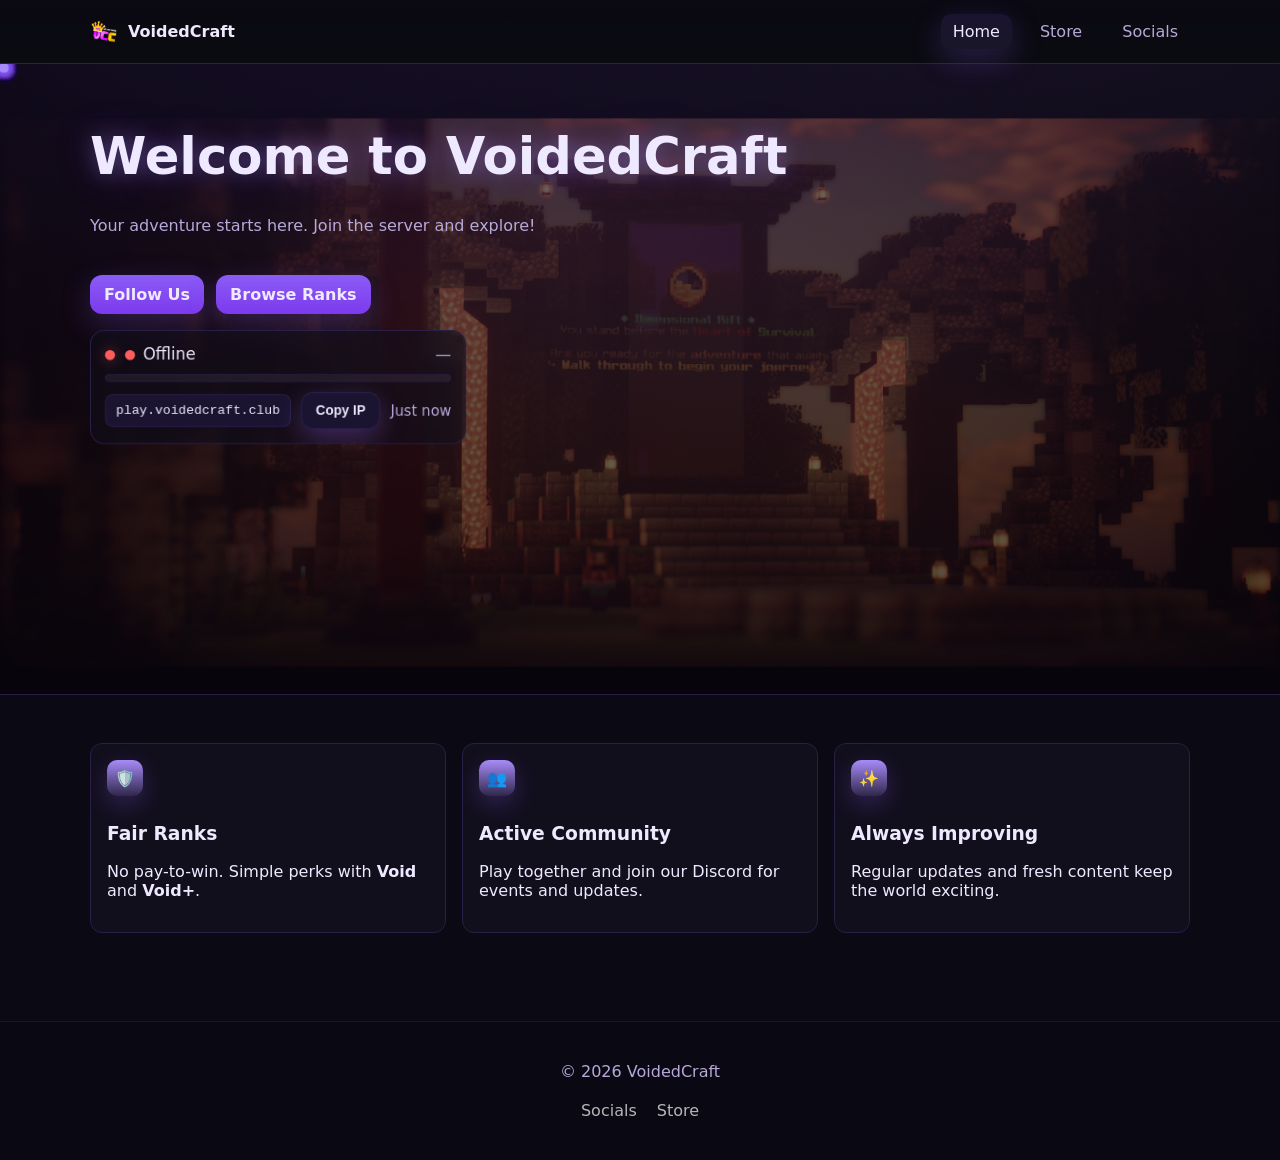
<file: index.html>
<!doctype html>
<html lang="en">
  <head>
    <meta charset="utf-8" />
    <meta name="viewport" content="width=device-width, initial-scale=1" />
    <title>VoidedCraft • Home</title>
    <meta name="description" content="VoidedCraft Store • Buy ranks and see live server status." />
    <link rel="preconnect" href="https://api.mcsrvstat.us" crossorigin />
    <link rel="stylesheet" href="./assets/styles.css" />
  </head>
  <body>
    <header class="site-header">
      <div class="container header-inner">
        <a class="brand" href="./index.html" aria-label="VoidedCraft Home">
          <span class="brand-mark"><img src="./assets/images/voided.png" alt="VoidedCraft logo" /></span>
          <span class="brand-name">VoidedCraft</span>
        </a>
        <nav class="nav">
          <a href="./index.html" class="nav-link active">Home</a>
          <a href="./store.html" class="nav-link">Store</a>
          <a href="./socials.html" class="nav-link">Socials</a>
        </nav>
      </div>
    </header>

    <main>
      <section class="hero" style="--hero-image: url('./images/w.png')">
        <div class="container hero-inner">
          <h1 class="glow-title">Welcome to VoidedCraft</h1>
          <p class="subtitle">Your adventure starts here. Join the server and explore!</p>

          <div class="cta-row">
            <a class="btn btn-primary btn-glow" href="./socials.html">Follow Us</a>
            <a class="btn btn-primary btn-glow" href="./store.html">Browse Ranks</a>
          </div>

          <div class="status-card glass">
            <div class="status-top">
              <span class="status-dot" aria-hidden="true"></span>
              <span class="status" id="status-indicator" aria-live="polite">Checking status…</span>
              <span class="spacer"></span>
              <span class="players" id="players-count">0 / 0</span>
            </div>
            <div class="progress" role="progressbar" aria-valuemin="0" aria-valuemax="100" aria-valuenow="0" aria-label="Server capacity">
              <div class="bar" id="server-progress" style="width:0%"></div>
            </div>
            <div class="status-bottom">
              <div class="ip-row">
                <code id="server-ip">play.voidedcraft.club</code>
                <button id="copy-ip" class="btn btn-secondary btn-glow" type="button">Copy IP</button>
              </div>
              <div class="updated" id="last-updated">Just now</div>
            </div>
          </div>
        </div>
        <div class="hero-particles" id="hero-particles" aria-hidden="true"></div>
      </section>

      <section class="features">
        <div class="container features-grid">
          <article class="feature">
            <span class="icon" aria-hidden="true">🛡️</span>
            <h3>Fair Ranks</h3>
            <p>No pay-to-win. Simple perks with <strong>Void</strong> and <strong>Void+</strong>.</p>
          </article>
          <article class="feature">
            <span class="icon" aria-hidden="true">👥</span>
            <h3>Active Community</h3>
            <p>Play together and join our Discord for events and updates.</p>
          </article>
          <article class="feature">
            <span class="icon" aria-hidden="true">✨</span>
            <h3>Always Improving</h3>
            <p>Regular updates and fresh content keep the world exciting.</p>
          </article>
        </div>
      </section>
    </main>

    <footer class="site-footer">
        <div class="container footer-inner">
        <div>© <span id="year"></span> VoidedCraft</div>
        <div class="footer-links">
          <a href="./socials.html">Socials</a>
          <a href="./store.html">Store</a>
        </div>
      </div>
    </footer>

    <script src="./assets/app.js" defer></script>
    <script src="./assets/fluid-motion.js" defer></script>
  </body>
</html>
</file>
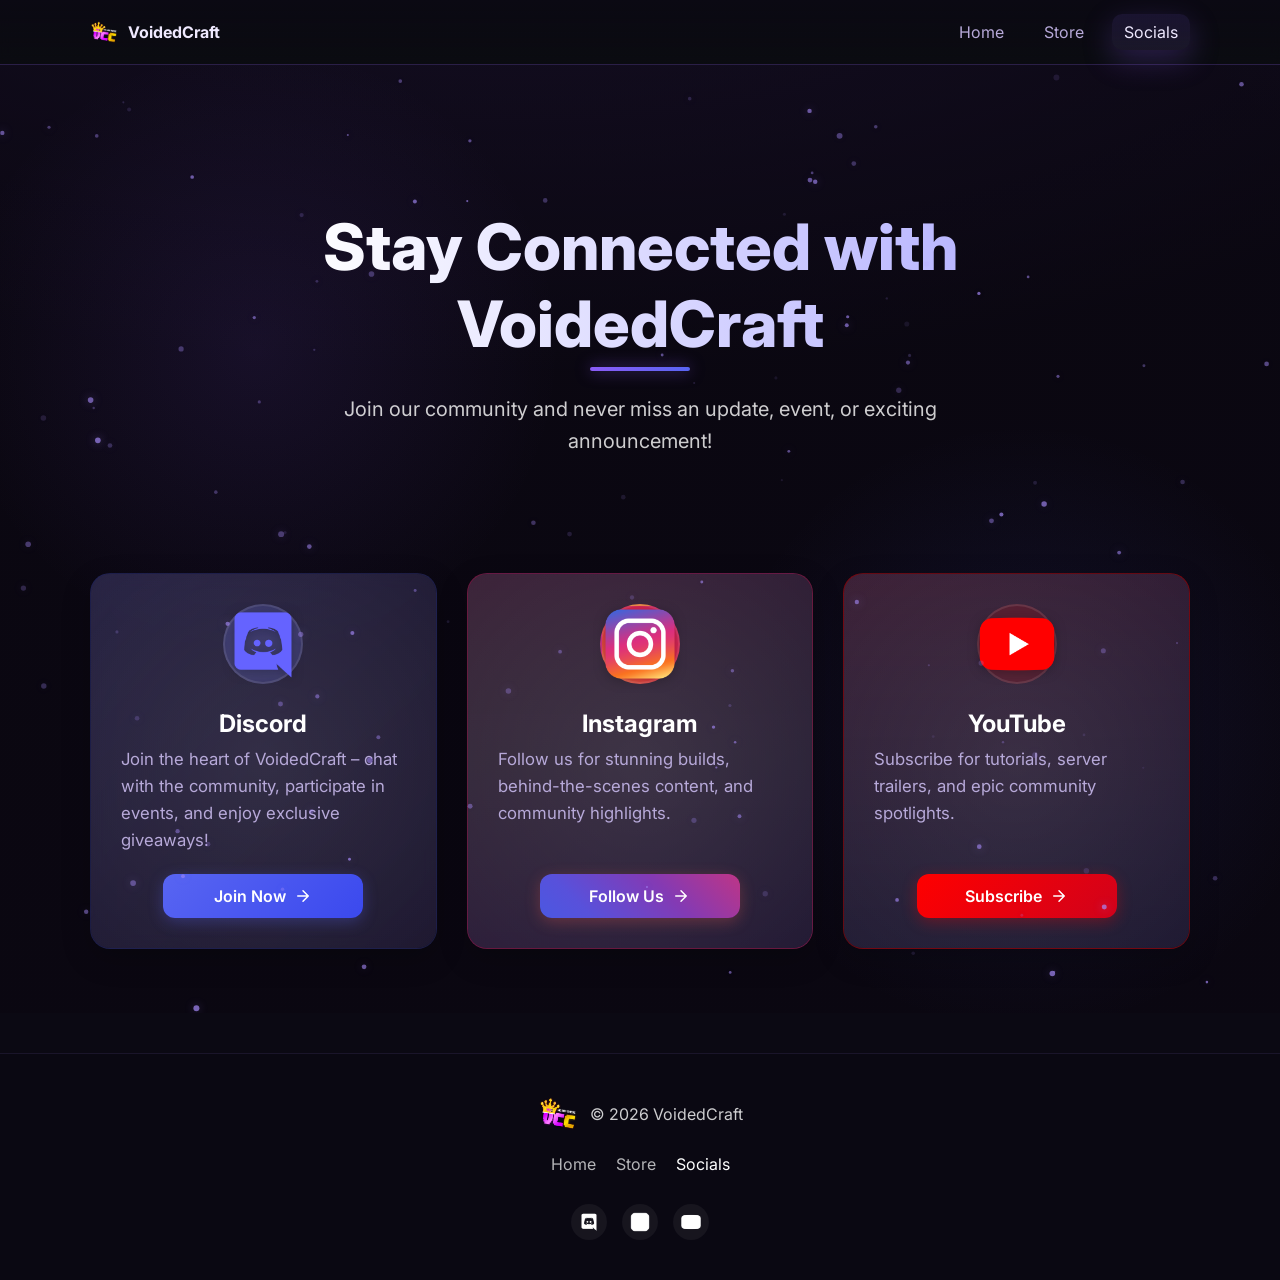
<file: socials.html>
<!doctype html>
<html lang="en">
  <head>
    <meta charset="utf-8" />
    <meta name="viewport" content="width=device-width, initial-scale=1" />
    <title>VoidedCraft • Socials</title>
    <meta name="description" content="Follow VoidedCraft on social media for updates, events, and community fun!" />
    <meta name="theme-color" content="#0f0c29" />
    <link rel="preconnect" href="https://fonts.googleapis.com">
    <link rel="preconnect" href="https://fonts.gstatic.com" crossorigin>
    <link href="https://fonts.googleapis.com/css2?family=Inter:wght@400;500;600;700;800&display=swap" rel="stylesheet">
    <link rel="stylesheet" href="./assets/styles.css" />
  </head>
  <body>
    <header class="site-header">
      <div class="container header-inner">
        <a class="brand" href="./index.html" aria-label="VoidedCraft Home">
          <span class="brand-mark"><img src="./assets/images/voided.png" alt="VoidedCraft logo" /></span>
          <span class="brand-name">VoidedCraft</span>
        </a>
        <nav class="nav">
          <a href="./index.html" class="nav-link">Home</a>
          <a href="./store.html" class="nav-link">Store</a>
          <a href="./socials.html" class="nav-link active">Socials</a>
        </nav>
      </div>
    </header>

    <main>
      <section class="socials-hero">
        <div class="container">
          <header class="hero-header">
            <h1 class="glow-text">Stay Connected with VoidedCraft</h1>
            <p class="subtitle">Join our community and never miss an update, event, or exciting announcement!</p>
          </header>

          <div class="social-grid">
            <div class="social-card discord">
              <div class="card-bg"></div>
              <div class="card-content">
                <div class="icon">
                  <img src="./assets/images/discord.png" alt="Discord" loading="lazy" width="72" height="72" />
                </div>
                <h3>Discord</h3>
                <p>Join the heart of VoidedCraft – chat with the community, participate in events, and enjoy exclusive giveaways!</p>
                <a class="btn btn-discord" href="https://discord.voidedcraft.club/" target="_blank" rel="noopener noreferrer">
                  <span>Join Now</span>
                  <svg width="18" height="18" viewBox="0 0 24 24" fill="none" xmlns="http://www.w3.org/2000/svg" aria-hidden="true">
                    <path d="M5 12H19M19 12L12 5M19 12L12 19" stroke="currentColor" stroke-width="2" stroke-linecap="round" stroke-linejoin="round"/>
                  </svg>
                </a>
              </div>
              <div class="card-glow"></div>
            </div>

            <div class="social-card instagram">
              <div class="card-bg"></div>
              <div class="card-content">
                <div class="icon">
                  <img src="./assets/images/insta.png" alt="Instagram" loading="lazy" width="72" height="72" />
                </div>
                <h3>Instagram</h3>
                <p>Follow us for stunning builds, behind-the-scenes content, and community highlights.</p>
                <a class="btn btn-instagram" href="https://www.instagram.com/voidedcraft/" target="_blank" rel="noopener noreferrer">
                  <span>Follow Us</span>
                  <svg width="18" height="18" viewBox="0 0 24 24" fill="none" xmlns="http://www.w3.org/2000/svg" aria-hidden="true">
                    <path d="M5 12H19M19 12L12 5M19 12L12 19" stroke="currentColor" stroke-width="2" stroke-linecap="round" stroke-linejoin="round"/>
                  </svg>
                </a>
              </div>
              <div class="card-glow"></div>
            </div>

            <div class="social-card youtube">
              <div class="card-bg"></div>
              <div class="card-content">
                <div class="icon">
                  <img src="./assets/images/youtube.png" alt="YouTube" loading="lazy" width="72" height="72" />
                </div>
                <h3>YouTube</h3>
                <p>Subscribe for tutorials, server trailers, and epic community spotlights.</p>
                <a class="btn btn-youtube" href="https://youtube.com/@voidedcraft" target="_blank" rel="noopener noreferrer">
                  <span>Subscribe</span>
                  <svg width="18" height="18" viewBox="0 0 24 24" fill="none" xmlns="http://www.w3.org/2000/svg" aria-hidden="true">
                    <path d="M5 12H19M19 12L12 5M19 12L12 19" stroke="currentColor" stroke-width="2" stroke-linecap="round" stroke-linejoin="round"/>
                  </svg>
                </a>
              </div>
              <div class="card-glow"></div>
            </div>
          </div>
        </div>
        <div class="particles" id="particles-js"></div>
      </section>
    </main>

    <footer class="site-footer">
      <div class="container footer-inner">
        <div class="footer-brand">
          <img src="./assets/images/voided.png" alt="VoidedCraft" class="footer-logo" width="40" height="40" />
          <div>© <span id="year"></span> VoidedCraft</div>
        </div>
        <div class="footer-links">
          <a href="./index.html">Home</a>
          <a href="./store.html">Store</a>
          <a href="./socials.html" class="active">Socials</a>
        </div>
        <div class="social-links">
          <a href="https://discord.voidedcraft.club/" target="_blank" rel="noopener noreferrer" aria-label="Discord">
            <img src="./assets/images/discord.png" alt="Discord" width="24" height="24" />
          </a>
          <a href="https://www.instagram.com/voidedcraft/" target="_blank" rel="noopener noreferrer" aria-label="Instagram">
            <img src="./assets/images/insta.png" alt="Instagram" width="24" height="24" />
          </a>
          <a href="https://youtube.com/@voidedcraft" target="_blank" rel="noopener noreferrer" aria-label="YouTube">
            <img src="./assets/images/youtube.png" alt="YouTube" width="24" height="24" />
          </a>
        </div>
      </div>
    </footer>

    <script src="./assets/app.js" defer></script>
    <script src="./assets/fluid-motion.js" defer></script>
    <script src="./assets/particles.js" defer></script>
  </body>
</html>
</file>
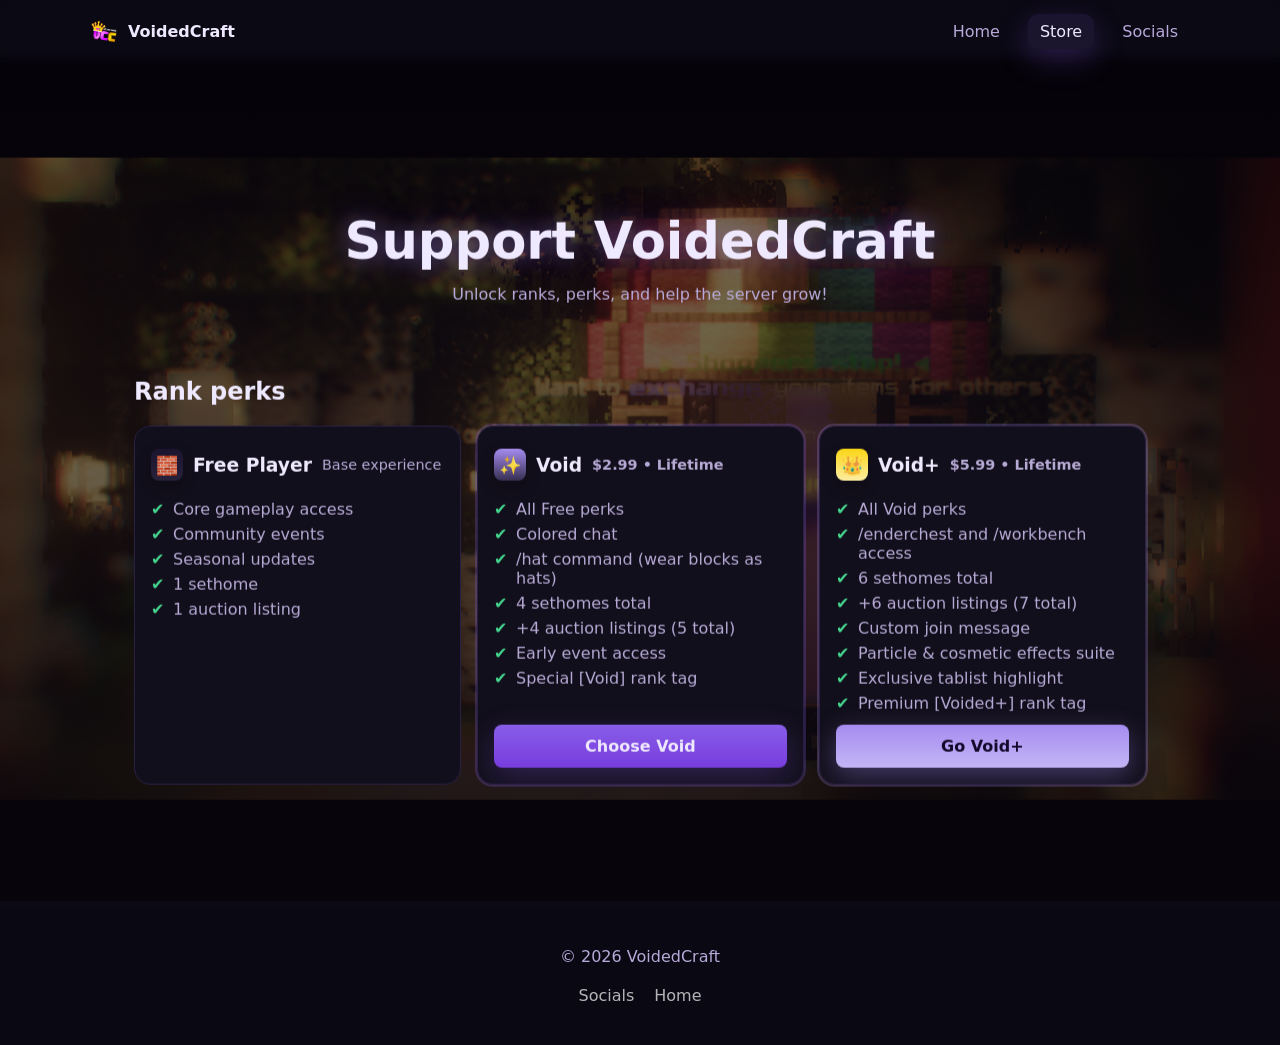
<file: store.html>
<!doctype html>
<html lang="en">

<head>
  <meta charset="utf-8" />
  <meta name="viewport" content="width=device-width, initial-scale=1" />
  <title>VoidedCraft • Store</title>
  <meta name="description" content="Buy VoidedCraft ranks: Void and Void+." />
  <link rel="stylesheet" href="./assets/styles.css" />
</head>

<body class="store-page">
  <header class="site-header">
    <div class="container header-inner">
      <a class="brand" href="./index.html" aria-label="VoidedCraft Home">
        <span class="brand-mark"><img src="./assets/images/voided.png" alt="VoidedCraft logo" /></span>
        <span class="brand-name">VoidedCraft</span>
      </a>
      <nav class="nav">
        <a href="./index.html" class="nav-link">Home</a>
        <a href="./store.html" class="nav-link active">Store</a>
        <a href="./socials.html" class="nav-link">Socials</a>
      </nav>
    </div>
  </header>

  <main>
    <!-- HERO: keep background image via --store-hero-image; show pricing & FAQ on top -->
    <section class="store-hero top" style="--store-hero-image: url('./images/newstore.png')">
      <div class="container">
        <!-- HERO HEADER -->
        <div class="store-hero-header">
          <h1 class="glow-title">Support VoidedCraft</h1>
          <p class="subtitle">Unlock ranks, perks, and help the server grow!</p>
        </div>

        <!-- RANK PERKS (moved here under header) -->
        <section id="perks" class="perks">
          <div class="container">
            <h2>Rank perks</h2>
            <div class="pricing-grid">
              <!-- Free Player -->
              <article class="tier-card player reveal" aria-label="Free Player">
                <header class="tier-head">
                  <span class="tier-icon" aria-hidden="true">🧱</span>
                  <h3>Free Player</h3>
                  <p class="small">Base experience</p>
                </header>
                <ul class="tier-perks">
                  <li>Core gameplay access</li>
                  <li>Community events</li>
                  <li>Seasonal updates</li>
                  <li>1 sethome</li>
                  <li>1 auction listing</li>
                </ul>
              </article>

              <!-- Void ₹250 -->
              <article class="tier-card void highlight reveal" aria-label="Void Rank">
                <header class="tier-head">
                  <span class="tier-icon" aria-hidden="true">✨</span>
                  <h3>Void</h3>
                  <p class="tier-price small">$2.99 • Lifetime</p>
                </header>
                <ul class="tier-perks">
                  <li>All Free perks</li>
                  <li>Colored chat</li>
                  <li>/hat command (wear blocks as hats)</li>
                  <li>4 sethomes total</li>
                  <li>+4 auction listings (5 total)</li>
                  <li>Early event access</li>
                  <li>Special [Void] rank tag</li>
                </ul>
                <a href="https://voided-craft.tebex.io/package/7030788" class="btn btn-primary" target="_blank" rel="noopener noreferrer">Choose Void</a>
              </article>

              <!-- Void+ ₹500 -->
              <article class="tier-card void-plus pro reveal" aria-label="Void+ Rank">
                <header class="tier-head">
                  <span class="tier-icon" aria-hidden="true">👑</span>
                  <h3>Void+</h3>
                  <p class="tier-price small">$5.99 • Lifetime</p>
                </header>
                <ul class="tier-perks">
                  <li>All Void perks</li>
                  <li>/enderchest and /workbench access</li>
                  <li>6 sethomes total</li>
                  <li>+6 auction listings (7 total)</li>
                  <li>Custom join message</li>
                  <li>Particle & cosmetic effects suite</li>
                  <li>Exclusive tablist highlight</li>
                  <li>Premium [Voided+] rank tag</li>
                </ul>
                <a href="https://voided-craft.tebex.io/package/7030790" class="btn btn-accent" target="_blank" rel="noopener noreferrer">Go Void+</a>
              </article>
            </div>
          </div>
        </section>



      </div>

      <div class="store-hero-particles" id="store-particles" aria-hidden="true"></div>
    </section>
  </main>

  <footer class="site-footer">
    <div class="container footer-inner">
      <div>© <span id="year"></span> VoidedCraft</div>
      <div class="footer-links">
        <a href="./socials.html">Socials</a>
        <a href="./index.html">Home</a>
      </div>
    </div>
  </footer>

  <script src="./assets/app.js" defer></script>
  <script src="./assets/tebex-checkout.js" defer></script>
  <script src="./assets/fluid-motion.js" defer></script>
</body>

</html>
</file>
<file: assets/styles.css>
:root{
  --bg:#0b0913;
  --panel:#120f1d;
  --elev:#1a1430;
  --text:#efe9ff;
  --muted:#b7a9d9;
  --primary:#8b5cf6; /* Purple */
  --primary-600:#7c3aed;
  --primary-700:#6d28d9;
  --accent:#a78bfa; /* Lighter purple for accents */
  --success:#39d98a;
  --danger:#ff5d5d;
  --border:#2a1f47;
  --shadow: 0 10px 30px rgba(139,92,246,.25);
  --hero-image: url('./images/w.png');
  
  /* Fluid motion variables */
  --ease-out-cubic: cubic-bezier(0.33, 1, 0.68, 1);
  --ease-in-out-quart: cubic-bezier(0.76, 0, 0.24, 1);
  --ease-spring: cubic-bezier(0.68, -0.55, 0.265, 1.55);
}
*{box-sizing:border-box}
html{scroll-behavior:smooth}
html,body{margin:0;padding:0;background:var(--bg);color:var(--text);font-family:Inter,ui-sans-serif,system-ui,Segoe UI,Roboto,Helvetica,Arial,Apple Color Emoji,Segoe UI Emoji;}
img{max-width:100%;display:block;transition:transform 0.3s var(--ease-out-cubic), filter 0.3s ease}
a{color:inherit;text-decoration:none;transition:color 0.2s ease}

/* Fluid page transitions */
body{animation:fadeInUp 0.6s var(--ease-out-cubic) both}
@keyframes fadeInUp{
  from{opacity:0;transform:translateY(20px)}
  to{opacity:1;transform:translateY(0)}
}

/* Stagger animations for elements */
.stagger-fade > *{animation:fadeInUp 0.5s var(--ease-out-cubic) both}
.stagger-fade > *:nth-child(1){animation-delay:0.1s}
.stagger-fade > *:nth-child(2){animation-delay:0.2s}
.stagger-fade > *:nth-child(3){animation-delay:0.3s}
.stagger-fade > *:nth-child(4){animation-delay:0.4s}
.stagger-fade > *:nth-child(5){animation-delay:0.5s}

.container{width:min(1100px,92%);margin-inline:auto}

.site-header{position:sticky;top:0;background:linear-gradient(180deg,var(--bg),rgba(11,13,16,.7));backdrop-filter:saturate(1.1) blur(6px);border-bottom:1px solid var(--border);z-index:10;transition:transform 0.3s var(--ease-out-cubic), backdrop-filter 0.3s ease}
.site-header.scrolled{transform:translateY(-2px);backdrop-filter:saturate(1.2) blur(8px)}
.header-inner{display:flex;align-items:center;justify-content:space-between;padding:14px 0}
.brand{display:flex;gap:10px;align-items:center;font-weight:700}
.brand-mark{display:inline-flex;align-items:center;justify-content:center;width:28px;height:28px}
.brand-mark img{display:block;width:100%;height:100%;object-fit:contain}
.nav{display:flex;gap:16px}
.nav-link{padding:8px 12px;border-radius:10px;color:var(--muted);transition:all 0.25s var(--ease-out-cubic);position:relative;overflow:hidden}
.nav-link::before{content:'';position:absolute;top:0;left:-100%;width:100%;height:100%;background:linear-gradient(90deg,transparent,rgba(167,139,250,0.1),transparent);transition:left 0.5s ease;z-index:-1}
.nav-link:hover::before{left:100%}
.nav-link:hover,.nav-link.active{background:linear-gradient(180deg,var(--elev),rgba(167,139,250,.1));color:var(--text);transform:translateY(-2px) scale(1.02);box-shadow:var(--shadow)}

.hero{position:relative;padding:64px 0;min-height:70vh;
  background-image: var(--hero-image), url('./images/w.png');
  background-position: center 35%;
  background-size: cover;
  background-repeat: no-repeat;
  animation:heroParallax 1.2s var(--ease-out-cubic) both;
}
@keyframes heroParallax{
  from{transform:scale(1.05);opacity:0.8}
  to{transform:scale(1);opacity:1}
}
.hero::before{content:"";position:absolute;inset:0;background:
  linear-gradient(180deg,rgba(10,6,16,.55),rgba(10,6,16,.7)),
  radial-gradient(1200px 500px at 20% -10%,rgba(139,92,246,.22),transparent),
  radial-gradient(1200px 500px at 90% -10%,rgba(167,139,250,.18),transparent);
  pointer-events:none}
.hero-inner{position:relative;z-index:1}

@media (min-width: 900px){
  .hero{background-attachment: fixed}
}
.hero-inner{display:flex;flex-direction:column;gap:16px;align-items:flex-start}
.hero-inner > *{animation:slideInLeft 0.8s var(--ease-out-cubic) both}
.hero-inner > *:nth-child(1){animation-delay:0.2s}
.hero-inner > *:nth-child(2){animation-delay:0.4s}
.hero-inner > *:nth-child(3){animation-delay:0.6s}
@keyframes slideInLeft{
  from{opacity:0;transform:translateX(-30px)}
  to{opacity:1;transform:translateX(0)}
}
.subtitle{color:var(--muted)}
.accent{color:var(--accent)}

/* Home hero enhancements */
.glow-title{font-size:clamp(2rem,4vw,3.2rem);line-height:1.1;margin:0;
  text-shadow:0 0 20px rgba(167,139,250,.35), 0 0 40px rgba(139,92,246,.25);
}
.btn-glow{box-shadow:0 12px 28px rgba(139,92,246,.4), inset 0 0 12px rgba(255,255,255,.08)}
.btn-glow:hover{box-shadow:0 18px 40px rgba(139,92,246,.5), inset 0 0 16px rgba(255,255,255,.12)}

.ip-box{background:rgba(18,15,29,.6);backdrop-filter:blur(6px);border:1px solid var(--border);
  border-radius:12px;padding:10px;display:flex;flex-direction:column;gap:8px;max-width:420px}
.ip-box code{background:var(--elev);}
.status-line{display:flex;gap:10px;align-items:center;color:var(--muted);font-size:.95rem}

/* Modern server status card */
.status-card.glass{background:rgba(18,15,29,.55);backdrop-filter:blur(8px);border:1px solid var(--border);
  border-radius:14px;padding:14px;display:flex;flex-direction:column;gap:10px;max-width:520px;position:relative;overflow:hidden}
.status-card.glass::after{content:"";position:absolute;inset:-1px;border-radius:inherit;padding:1px;background:linear-gradient(135deg,rgba(139,92,246,.25),rgba(167,139,250,.15),transparent);
  -webkit-mask:linear-gradient(#000 0 0) content-box, linear-gradient(#000 0 0);mask:linear-gradient(#000 0 0) content-box, linear-gradient(#000 0 0);-webkit-mask-composite:xor;mask-composite:exclude;opacity:.35;pointer-events:none}
.status-top{display:flex;align-items:center;gap:10px}
.status-top .spacer{flex:1}
.status-dot{width:10px;height:10px;border-radius:999px;background:var(--muted);box-shadow:0 0 12px rgba(0,0,0,.3)}
.status-dot.online{background:var(--success);box-shadow:0 0 14px rgba(57,217,138,.65)}
.status-dot.offline{background:var(--danger);box-shadow:0 0 14px rgba(255,93,93,.55)}
.progress{height:8px;background:rgba(255,255,255,0.06);border:1px solid var(--border);border-radius:999px;overflow:hidden}
.progress .bar{height:100%;width:0;background:linear-gradient(90deg,var(--primary),var(--accent));box-shadow:0 6px 18px rgba(139,92,246,.45) inset;transition:width .6s var(--ease-in-out-quart)}
.status-bottom{display:flex;align-items:center;justify-content:space-between;gap:10px}
.status-bottom .ip-row{display:flex;align-items:center;gap:10px}
.status-bottom code{background:var(--elev)}
.status-bottom .btn.btn-secondary{box-shadow:0 10px 26px rgba(139,92,246,.3)}
.status-bottom .btn.btn-secondary:hover{box-shadow:0 14px 34px rgba(139,92,246,.45)}

/* Hero particles */
.hero{position:relative;overflow:hidden}
.hero-particles{position:absolute;inset:0;pointer-events:none;z-index:0}
.hero .hero-inner{position:relative;z-index:1}
.particle{position:absolute;width:8px;height:8px;border-radius:2px;background:rgba(167,139,250,0.6);
  box-shadow:0 0 10px rgba(139,92,246,.6);opacity:.7;animation:floatParticle linear infinite}
@keyframes floatParticle{from{transform:translate(var(--x,0), 100vh) scale(var(--s,1));}
  to{transform:translate(calc(var(--x,0) + var(--dx, 0px)), -10vh) scale(var(--s,1));opacity:0}}

/* Store hero header and particles */
.store-hero-header{max-width:760px;margin-inline:auto;margin-top:40px;margin-bottom:16px;text-align:center}
.store-hero .hero-cta{justify-content:center}
.store-hero-particles{position:absolute;inset:0;pointer-events:none;z-index:0}
.store-hero .container{position:relative;z-index:1}

.server-card{margin-top:14px;background:var(--panel);border:1px solid var(--border);border-radius:14px;padding:14px;display:flex;flex-direction:column;gap:10px;min-width:280px;transition:all 0.3s var(--ease-out-cubic);position:relative;overflow:hidden}
.server-card::before{content:'';position:absolute;top:0;left:0;right:0;bottom:0;background:linear-gradient(135deg,rgba(139,92,246,0.05),rgba(167,139,250,0.05));opacity:0;transition:opacity 0.3s ease;z-index:0}
.server-card > *{position:relative;z-index:1}
.server-card:hover{transform:translateY(-5px) scale(1.02);box-shadow:0 20px 50px rgba(139,92,246,.3);border-color:var(--primary)}
.server-card:hover::before{opacity:1}
.server-row{display:flex;gap:12px;align-items:center;justify-content:space-between}
.status{display:inline-flex;gap:8px;align-items:center}
.status::before{content:"";width:10px;height:10px;border-radius:999px;background:var(--muted);display:inline-block}
.status.online::before{background:var(--success)}
.status.offline::before{background:var(--danger)}
.players{color:var(--muted)}
.ip-row{display:flex;gap:10px;align-items:center}
code{background:var(--elev);padding:8px 10px;border-radius:8px;border:1px solid var(--border)}
.updated{color:var(--muted);font-size:.9rem}

.cta-row{display:flex;gap:12px;margin-top:8px}
.btn{cursor:pointer;border:none;border-radius:12px;padding:10px 14px;font-weight:700;color:var(--text);transition:all 0.25s var(--ease-out-cubic);position:relative;overflow:hidden}
.btn::before{content:'';position:absolute;top:50%;left:50%;width:0;height:0;background:rgba(255,255,255,0.1);border-radius:50%;transition:all 0.4s ease;transform:translate(-50%,-50%)}
.btn:hover::before{width:300px;height:300px}
.btn-primary{background:linear-gradient(180deg,var(--primary),var(--primary-600));box-shadow:var(--shadow)}
.btn-primary:hover{transform:translateY(-3px) scale(1.05);box-shadow:0 15px 40px rgba(139,92,246,.4)}
.btn-accent{background:linear-gradient(180deg,var(--accent),#c4b5fd);color:#14072d;box-shadow:0 8px 26px rgba(167,139,250,.35)}
.btn-accent:hover{transform:translateY(-3px) scale(1.05)}
.btn-secondary{background:var(--elev);border:1px solid var(--border)}
.btn-secondary:hover{transform:translateY(-3px) scale(1.05);box-shadow:var(--shadow)}
.btn-ghost{background:transparent;border:1px solid var(--border)}
.btn-ghost:hover{transform:translateY(-3px) scale(1.05);box-shadow:var(--shadow)}
.btn:active{transform:translateY(0) scale(0.98);transition:all 0.1s ease}

.features{padding:48px 0;border-top:1px solid var(--border)}
.features-grid{display:grid;grid-template-columns:repeat(auto-fit,minmax(220px,1fr));gap:16px}
.feature{background:var(--panel);border:1px solid var(--border);border-radius:12px;padding:16px;transition:transform 0.25s var(--ease-out-cubic), box-shadow .35s ease, border-color .25s ease;position:relative;overflow:hidden}
.feature::after{content:'';position:absolute;top:-50%;left:-50%;width:200%;height:200%;background:conic-gradient(from 0deg,transparent,rgba(139,92,246,0.12),transparent);opacity:0;transition:opacity 0.5s ease;animation:rotate 6s linear infinite;transform-origin:center}
.feature:hover{transform:translateY(-6px) scale(1.03);box-shadow:0 22px 54px rgba(139,92,246,.28);border-color:var(--primary)}
.feature:hover::after{opacity:1}
.feature .icon{display:inline-flex;align-items:center;justify-content:center;width:36px;height:36px;border-radius:10px;margin-bottom:8px;background:linear-gradient(180deg,var(--accent),rgba(167,139,250,.2));color:#14072d;box-shadow:0 8px 22px rgba(139,92,246,.25)}
@keyframes rotate{
  from{transform:rotate(0deg)}
  to{transform:rotate(360deg)}
}

.site-footer{border-top:1px solid var(--border);margin-top:40px}
.footer-inner{display:flex;align-items:center;justify-content:space-between;padding:16px 0;color:var(--muted)}
.footer-links{display:flex;gap:12px}

/* Store page: remove top/bottom bars around the hero */
.store-page .site-header{background:transparent;border-bottom:none}
.store-page .site-footer{margin-top:0;border-top:none}

.store-hero{position:relative;padding:0;min-height:calc(100vh + 2px);
  background-image: var(--store-hero-image), url('./images/bhoot.png');
  background-position: center center;
  background-size: cover, cover;
  background-repeat: no-repeat;
  border-bottom:none
}
.store-hero::before{content:"";position:absolute;inset:0;background:
  linear-gradient(180deg,rgba(10,6,16,.55),rgba(10,6,16,.7));pointer-events:none}
.store-hero > .container{position:relative;z-index:1;min-height:inherit;display:flex;flex-direction:column;justify-content:flex-end}
.store-hero.top > .container{justify-content:center;gap:22px;padding-top:0;padding-bottom:0}
.store-hero .product-grid.on-hero{position:static;left:auto;bottom:auto;transform:none;padding-left:0}
.products{padding-bottom:48px}
.product-grid{display:grid;grid-template-columns:repeat(auto-fit,minmax(260px,1fr));gap:16px}
.product-grid.on-hero{margin-top:0;padding-bottom:0;margin-bottom:12vh;align-self:flex-start;grid-template-columns:1fr;gap:12px;width:min(320px,90%)}

/* Store hero header (revamp) */
.hero-header{display:flex;flex-direction:column;gap:10px;max-width:720px;margin-bottom:20px}
.hero-header h1{margin:0}
.pill{display:inline-block;background:rgba(167,139,250,0.15);border:1px solid var(--border);color:var(--accent);padding:6px 10px;border-radius:999px;font-weight:700;font-size:.85rem}
.hero-cta{display:flex;gap:10px;margin-top:6px}

/* Prevent scroll on the store page when hero fills viewport */
.store-page{height:100%}
.store-page .site-footer{margin-top:0}
.store-page .store-hero{min-height:calc(100vh - 56px)}
.product-card{position:relative;background:var(--panel);border:1px solid var(--border);border-radius:14px;padding:18px;display:flex;flex-direction:column;gap:10px;transition:all 0.4s var(--ease-out-cubic);overflow:hidden}
.product-card::before{content:'';position:absolute;top:0;left:-100%;width:100%;height:100%;background:linear-gradient(90deg,transparent,rgba(139,92,246,0.1),transparent);transition:left 0.6s ease;z-index:0}
.product-card > *{position:relative;z-index:1}
.product-card:hover{transform:translateY(-8px) scale(1.03);box-shadow:0 25px 60px rgba(139,92,246,.35);border-color:var(--primary)}
.product-card:hover::before{left:100%}
.product-card.featured{animation:pulse 2s ease-in-out infinite}
@keyframes pulse{
  0%, 100%{box-shadow:0 0 0 0 rgba(139,92,246,0.4)}
  50%{box-shadow:0 0 0 10px rgba(139,92,246,0)}
}
.product-card .price{font-size:1.6rem}
.product-card .benefits{margin:0;padding-left:18px;color:var(--muted)}
.product-card.featured{outline:none}
.product-card .badge{position:absolute;top:10px;right:10px;background:var(--accent);color:#06140c;border-radius:999px;padding:4px 10px;font-size:.8rem;font-weight:700}

/* Smaller, vertical layout for cards placed on the store hero */
.product-grid.on-hero .product-card{padding:14px;border-radius:12px}
.product-grid.on-hero .product-card h3{font-size:1.1rem}
.product-grid.on-hero .product-card .price{font-size:1.2rem}
.product-grid.on-hero .product-card .benefits{font-size:.95rem}

/* Pricing section */
.pricing{padding:40px 0;border-top:1px solid var(--border);background:linear-gradient(180deg,rgba(26,20,48,.4),rgba(26,20,48,0));
  position:relative;z-index:2;margin-top:clamp(-140px,-16vh,-80px)
}
.pricing.in-hero{margin-top:0;border-top:none;background:transparent}
.pricing.in-hero .container{padding:0}
.pricing.in-hero .pricing-grid{max-width:980px;margin:0 auto;grid-template-columns:repeat(auto-fit,minmax(220px,1fr))}
.pricing.in-hero .pricing-grid{gap:12px}
.pricing.in-hero .tier-card{padding:12px;border-radius:16px;
  background:#1a1430;backdrop-filter:blur(8px);
  border: 1px solid rgba(167, 139, 250, 0.15);
}
.pricing.in-hero .tier-price{font-size:1.3rem}
.pricing.in-hero .tier-head h3{font-size:1rem}
.pricing.in-hero .tier-perks{font-size:.95rem}
.pricing.in-hero .btn{padding:8px 12px;font-size:.9rem}
.pricing-grid{display:grid;grid-template-columns:repeat(auto-fit,minmax(240px,1fr));gap:16px}
.tier-card{background:var(--panel);border:1px solid var(--border);border-radius:16px;padding:16px;display:flex;flex-direction:column;gap:12px;transition:transform .25s var(--ease-out-cubic), box-shadow .35s ease, border-color .25s ease;position:relative;overflow:hidden;will-change:transform}
/* Gentle floating idle animation */
.tier-card{animation:floaty 8s ease-in-out infinite}
@keyframes floaty{
  0%{transform:translateY(0)}
  50%{transform:translateY(-3px)}
  100%{transform:translateY(0)}
}
/* Pause float when interacting */
.tier-card:hover,.tier-card:focus-within{animation-play-state:paused}
/* Hex variant */
.tier-card.hex{border-radius:0;clip-path:polygon(25% 0%, 75% 0%, 100% 50%, 75% 100%, 25% 100%, 0% 50%)}
/* Animated gradient border glow */
.tier-card::after{content:"";position:absolute;inset:-1px;border-radius:inherit;padding:1px;background:conic-gradient(from 0deg, rgba(167,139,250,.0), rgba(139,92,246,.35), rgba(167,139,250,.0));-webkit-mask:linear-gradient(#000 0 0) content-box, linear-gradient(#000 0 0);mask:linear-gradient(#000 0 0) content-box, linear-gradient(#000 0 0);-webkit-mask-composite: xor;mask-composite: exclude;animation:spin 8s linear infinite;opacity:.22;pointer-events:none}
/* Subtle sheen on hover */
.tier-card::before{content:"";position:absolute;top:0;bottom:0;left:-120%;right:auto;width:60%;background:linear-gradient(120deg, rgba(255,255,255,0), rgba(255,255,255,0.03), rgba(255,255,255,0));transform:skewX(-20deg);transition:transform 1.2s ease, left 1.2s ease;pointer-events:none}
.tier-card:hover::before{left:120%}
.tier-card.hex::after{clip-path:polygon(25% 0%, 75% 0%, 100% 50%, 75% 100%, 25% 100%, 0% 50%)}
@keyframes spin{to{transform:rotate(360deg)}}
/* Hover glow */
.tier-card:hover{box-shadow:0 18px 44px rgba(139,92,246,.32);border-color:var(--primary);transform:translateY(-6px) scale(1.03)}

/* Tilt elements shouldn't also apply hover translate to avoid conflict; handled by JS */
[data-tilt]:hover{transform:none}

/* Respect reduced motion */
@media (prefers-reduced-motion: reduce){
  .tier-card{animation:none}
  .tier-card::after{animation:none}
}

/* --- Store page animations & effects --- */
/* Entrance reveal for tier cards */
.store-page .tier-card.reveal{opacity:0;transform:translateY(16px);filter:saturate(.9)}
.store-page .tier-card.reveal.show{animation:fadeInUp .5s var(--ease-out-cubic) both}
.store-page .pricing-grid > .tier-card.reveal:nth-child(1).show{animation-delay:.05s}
.store-page .pricing-grid > .tier-card.reveal:nth-child(2).show{animation-delay:.15s}
.store-page .pricing-grid > .tier-card.reveal:nth-child(3).show{animation-delay:.25s}
.store-page .pricing-grid > .tier-card.reveal:nth-child(4).show{animation-delay:.35s}

/* Stronger hover scale + glow on store */
.store-page .tier-card:hover{transform:translateY(-6px) scale(1.05);box-shadow:0 26px 60px rgba(139,92,246,.38)}

/* Buttons gradient sweep hover */
.store-page .btn-primary,
.store-page .btn-accent{
  background-size:200% 100%;
  background-position:0% 0%;
  transition:background-position .4s var(--ease-in-out-quart), transform .25s var(--ease-out-cubic), box-shadow .3s ease;
}
.store-page .btn-primary:hover,
.store-page .btn-accent:hover{background-position:100% 0%}

/* Click bounce animation (triggered by .is-bouncing class) */
@keyframes clickBounce{0%{transform:translateY(0) scale(1)}40%{transform:translateY(-2px) scale(0.98)}100%{transform:translateY(0) scale(1)}}
.store-page .btn.is-bouncing{animation:clickBounce .35s var(--ease-spring)}

/* Typing + fade-in effect for store hero title and subtitle */
.store-page .store-hero-header .glow-title,
.store-page .store-hero-header .subtitle{opacity:0}
.store-page .store-hero-header .typed-in{opacity:1;transition:opacity .4s ease}
.store-page .store-hero-header .typing-caret{border-right:2px solid var(--accent)}

/* Gentle pulse for tier prices */
@keyframes pricePulse{0%,100%{text-shadow:0 0 0 rgba(167,139,250,0)}50%{text-shadow:0 0 12px rgba(167,139,250,.6)}}
.store-page .tier-price{animation:pricePulse 5s ease-in-out infinite}

/* Rank-specific accents */
.tier-card.player::after{background:conic-gradient(from 0deg, rgba(183,169,217,0), rgba(183,169,217,.35), rgba(183,169,217,0))}
.tier-card.void::after{background:conic-gradient(from 0deg, rgba(167,139,250,0), rgba(167,139,250,.45), rgba(167,139,250,0))}
.tier-card.void-plus::after{background:conic-gradient(from 0deg, rgba(255,215,0,0), rgba(255,215,0,.55), rgba(255,215,0,0))}

/* Tier header and icon */
.tier-head{display:flex;align-items:center;gap:10px}
.tier-icon{display:inline-flex;align-items:center;justify-content:center;width:32px;height:32px;border-radius:8px;background:linear-gradient(180deg, var(--elev), rgba(167,139,250,0.15));box-shadow:0 6px 14px rgba(0,0,0,.25);font-size:18px}
.void .tier-icon{background:linear-gradient(180deg, var(--accent), rgba(167,139,250,0.25));color:#14072d}
.void-plus .tier-icon{background:linear-gradient(180deg, #ffd700, #ffed9a);color:#14072d}
.tier-card.highlight{outline:2px solid rgba(139,92,246,.25)}
.tier-card.pro{outline:2px solid rgba(167,139,250,.25)}
.tier-head h3{margin:0}
.tier-price{font-size:1.6rem;font-weight:800}
.tier-perks{margin:0;padding-left:0;color:var(--muted);list-style:none;display:flex;flex-direction:column;gap:6px}
.tier-perks li{position:relative;padding-left:22px}
.tier-perks li::before{content:"✔";position:absolute;left:0;top:0;color:var(--success)}

/* Themed backgrounds */
.pricing.in-hero .tier-card.player{background:linear-gradient(180deg, #2a2a35, #1a1825); border-color:rgba(120,120,140,.3)}
.pricing.in-hero .tier-card.void{background:radial-gradient(1200px 400px at -20% 10%, #2a1f4a, #1a1430); border-color:rgba(167,139,250,.3)}
.pricing.in-hero .tier-card.void-plus{background:linear-gradient(180deg, #3a2f1a, #1a1430); border-color:rgba(255,215,0,.4)}

/* Stronger hover on rank buttons */
.pricing .btn:hover{transform:translateY(-4px) scale(1.06);box-shadow:0 14px 36px rgba(139,92,246,.35)}

/* Comparison section */
.comparison{padding:36px 0;border-top:1px solid var(--border)}
.comparison.in-hero{border-top:none}
.comparison h2{margin-top:0;margin-bottom:14px}
.comparison-grid{display:grid;gap:8px}
.compare-row{display:grid;grid-template-columns:2fr 1fr 1fr 1fr;background:rgba(18,15,29,.5);backdrop-filter:blur(6px);border:1px solid var(--border);border-radius:12px;padding:12px;align-items:center;position:relative;overflow:hidden}
.compare-row.header{background:linear-gradient(180deg,var(--elev),rgba(167,139,250,0.08));font-weight:700}
.compare-row .col{color:var(--text)}
.compare-row .feature{color:var(--muted)}
.compare-row .voidplus-col{position:relative}
.compare-row .voidplus-col::after{content:"";position:absolute;inset:-1px;z-index:-1;background:radial-gradient(600px 120px at center, rgba(167,139,250,.16), transparent);opacity:.8}

/* FAQ */
.faq{padding:36px 0;border-top:1px solid var(--border)}
.faq.in-hero{border-top:none}
.faq h2{margin-top:0;margin-bottom:14px}
.faq-list{display:grid;gap:10px}
.faq-item{background:var(--panel);border:1px solid var(--border);border-radius:12px;overflow:hidden}
.faq-q{width:100%;text-align:left;padding:14px 16px;background:transparent;color:var(--text);border:none;font-weight:700;display:flex;justify-content:space-between;align-items:center;cursor:pointer}
.faq-q[aria-expanded="true"]{background:linear-gradient(180deg,var(--elev),rgba(167,139,250,0.08))}
.faq-a{padding:0 16px 14px 16px;color:var(--muted)}

@media (max-width:900px){
  .compare-row{grid-template-columns:1.2fr .9fr .9fr .9fr}
}

.social-grid{display:grid;grid-template-columns:repeat(auto-fit,minmax(260px,1fr));gap:16px;margin-top:16px;justify-content:center;max-width:800px;margin-left:auto;margin-right:auto}
.social-card{display:flex;gap:12px;align-items:center;background:var(--panel);border:1px solid var(--border);border-radius:14px;padding:16px;color:var(--text);transition:all 0.3s var(--ease-out-cubic);position:relative;overflow:hidden}
.social-card::before{content:'';position:absolute;inset:0;background:linear-gradient(45deg,rgba(139,92,246,0.05),rgba(167,139,250,0.05));opacity:0;transition:opacity 0.3s ease}
.social-card{justify-content:space-between;flex-wrap:wrap}
.social-card:hover{transform:translateY(-5px) scale(1.03);box-shadow:0 20px 50px rgba(139,92,246,.25);border-color:var(--primary)}
.social-card:hover::before{opacity:1}
.social-card .icon{transition:transform 0.3s var(--ease-spring)}
.social-card:hover .icon{transform:scale(1.1) rotate(5deg)}
.social-card .icon{display:inline-flex;align-items:center;justify-content:center;width:28px;height:28px}
.social-card .icon svg{width:100%;height:100%;fill:var(--text);opacity:.9}
.social-card .icon img{display:block;width:100%;height:100%;object-fit:contain;filter:drop-shadow(0 2px 6px rgba(0,0,0,.25))}

/* CTA button placement inside cards */
.social-card .cta-btn{margin-left:auto}

/* Socials Page Styling */
.socials-hero {
  min-height: 100vh;
  padding: 0;
  position: relative;
  background: linear-gradient(135deg, #1a0b2e 0%, #0f0c29 100%);
  overflow: hidden;
  display: flex;
  flex-direction: column;
  justify-content: center;
}

/* Animated gradient background */
.socials-hero::before {
  content: '';
  position: absolute;
  top: -50%;
  left: -50%;
  width: 200%;
  height: 200%;
  background: radial-gradient(
    circle at center,
    rgba(139, 92, 246, 0.15) 0%,
    transparent 50%
  );
  animation: gradientPulse 15s ease infinite;
  z-index: 0;
}

@keyframes gradientPulse {
  0%, 100% { transform: scale(1); opacity: 0.5; }
  50% { transform: scale(1.2); opacity: 0.8; }
}

/* Glowing particles */
.socials-hero::after {
  content: '';
  position: absolute;
  inset: 0;
  background-image: 
    radial-gradient(circle at 20% 30%, rgba(139, 92, 246, 0.1) 0%, transparent 25%),
    radial-gradient(circle at 80% 70%, rgba(88, 101, 242, 0.1) 0%, transparent 25%);
  pointer-events: none;
  z-index: 0;
}

/* Header with glowing underline */
.socials-hero .hero-header {
  text-align: center;
  position: relative;
  z-index: 1;
  display: flex;
  flex-direction: column;
  justify-content: center;
  align-items: center;
  min-height: 40vh;
  margin: 0 auto 60px;
  padding: 40px 20px;
}

.socials-hero h1 {
  font-size: clamp(2.2rem, 5vw, 3.5rem);
  font-weight: 800;
  margin: 0 0 16px;
  background: linear-gradient(90deg, #fff 0%, #b7a9d9 100%);
  -webkit-background-clip: text;
  background-clip: text;
  -webkit-text-fill-color: transparent;
  position: relative;
  display: inline-block;
}

.socials-hero h1::after {
  content: '';
  position: absolute;
  bottom: -8px;
  left: 50%;
  transform: translateX(-50%);
  width: 100px;
  height: 4px;
  background: linear-gradient(90deg, #8b5cf6, #5865f2);
  border-radius: 2px;
  box-shadow: 0 0 15px rgba(139, 92, 246, 0.6);
}

.socials-hero .subtitle {
  font-size: 1.2rem;
  color: var(--muted);
  max-width: 700px;
  margin: 0 auto;
  line-height: 1.6;
}

/* Social Page Styles */
.socials-hero {
  position: relative;
  padding: 80px 0;
  background: linear-gradient(135deg, #0f0c29 0%, #1a1430 50%, #2a1f4a 100%);
  overflow: hidden;
  min-height: 100vh;
  display: flex;
  align-items: center;
}

.hero-header {
  text-align: center;
  margin-bottom: 60px;
  position: relative;
  z-index: 2;
}

.hero-header h1 {
  font-size: clamp(2.5rem, 5vw, 4rem);
  font-weight: 800;
  margin: 0 0 20px;
  background: linear-gradient(to right, #fff, #b8b5ff);
  -webkit-background-clip: text;
  -webkit-text-fill-color: transparent;
  background-clip: text;
  line-height: 1.2;
}

.hero-header .subtitle {
  font-size: 1.25rem;
  color: rgba(255, 255, 255, 0.8);
  max-width: 700px;
  margin: 0 auto;
  line-height: 1.6;
}

/* Social Grid */
.social-grid {
  display: grid;
  grid-template-columns: repeat(auto-fit, minmax(300px, 1fr));
  gap: 30px;
  margin: 0 auto;
  max-width: 1200px;
  position: relative;
  z-index: 2;
}

/* Social Cards */
.social-card {
  position: relative;
  background: rgba(26, 20, 48, 0.6);
  border-radius: 20px;
  padding: 30px;
  transition: all 0.4s cubic-bezier(0.4, 0, 0.2, 1);
  overflow: hidden;
  backdrop-filter: blur(10px);
  border: 1px solid rgba(167, 139, 250, 0.15);
  height: 100%;
  box-shadow: 0 10px 30px rgba(0, 0, 0, 0.2);
}

.social-card .card-bg {
  position: absolute;
  top: 0;
  left: 0;
  right: 0;
  bottom: 0;
  background: linear-gradient(135deg, rgba(167, 139, 250, 0.1), rgba(26, 20, 48, 0.8));
  z-index: -1;
  opacity: 0.7;
  transition: all 0.4s ease;
}

.social-card .card-glow {
  position: absolute;
  top: -50%;
  left: -50%;
  width: 200%;
  height: 200%;
  background: radial-gradient(circle, rgba(255,255,255,0.1) 0%, rgba(255,255,255,0) 70%);
  opacity: 0;
  transition: opacity 0.5s ease;
  pointer-events: none;
}

.social-card:hover {
  transform: translateY(-10px) scale(1.02);
  box-shadow: 0 20px 40px rgba(0, 0, 0, 0.3);
  border-color: rgba(167, 139, 250, 0.3);
}

.social-card:hover .card-bg {
  opacity: 1;
}

.social-card:hover .card-glow {
  opacity: 0.5;
}

.social-card .card-content {
  height: 100%;
  display: flex;
  flex-direction: column;
  position: relative;
  z-index: 1;
}

.social-card .icon {
  width: 80px;
  height: 80px;
  border-radius: 50%;
  display: flex;
  align-items: center;
  justify-content: center;
  margin: 0 auto 25px;
  background: rgba(255, 255, 255, 0.1);
  backdrop-filter: blur(5px);
  border: 2px solid rgba(255, 255, 255, 0.1);
  transition: all 0.3s ease;
}

.social-card:hover .icon {
  transform: scale(1.1) rotate(5deg);
  box-shadow: 0 10px 20px rgba(0, 0, 0, 0.2);
}

.social-card h3 {
  font-size: 1.75rem;
  font-weight: 700;
  margin: 0 0 15px;
  color: #fff;
  text-align: center;
}

.social-card p {
  color: rgba(255, 255, 255, 0.8);
  margin: 0 0 25px;
  line-height: 1.6;
  font-size: 1.05rem;
  flex-grow: 1;
}

/* Button Styles */
.social-card .btn {
  display: inline-flex;
  align-items: center;
  justify-content: center;
  padding: 12px 24px;
  border-radius: 12px;
  font-weight: 600;
  font-size: 1rem;
  text-decoration: none;
  transition: all 0.3s ease;
  position: relative;
  overflow: hidden;
  border: none;
  cursor: pointer;
  width: 100%;
  max-width: 200px;
  margin: 0 auto;
}

.social-card .btn span {
  position: relative;
  z-index: 1;
  transition: all 0.3s ease;
}

.social-card .btn svg {
  margin-left: 8px;
  transition: transform 0.3s ease;
}

.social-card .btn:hover svg {
  transform: translateX(5px);
}

/* Discord Card */
.social-card.discord .btn-discord {
  background: linear-gradient(135deg, #5865F2 0%, #3b49ee 100%);
  color: white;
  box-shadow: 0 4px 15px rgba(88, 101, 242, 0.3);
}

.social-card.discord .btn-discord:hover {
  transform: translateY(-3px);
  box-shadow: 0 8px 25px rgba(88, 101, 242, 0.5);
}

/* Instagram Card */
.social-card.instagram .btn-instagram {
  background: linear-gradient(45deg, #405DE6, #5851DB, #833AB4, #C13584, #E1306C, #FD1D1D);
  background-size: 200% 200%;
  color: white;
  animation: gradientBG 8s ease infinite;
  box-shadow: 0 4px 15px rgba(233, 89, 80, 0.3);
}

.social-card.instagram .btn-instagram:hover {
  transform: translateY(-3px);
  box-shadow: 0 8px 25px rgba(233, 89, 80, 0.5);
  animation: gradientBG 3s ease infinite;
}

/* YouTube Card */
.social-card.youtube .btn-youtube {
  background: linear-gradient(135deg, #FF0000 0%, #D0021B 100%);
  color: white;
  box-shadow: 0 4px 15px rgba(255, 0, 0, 0.3);
}

.social-card.youtube .btn-youtube:hover {
  transform: translateY(-3px);
  box-shadow: 0 8px 25px rgba(255, 0, 0, 0.5);
}

/* Particles Background */
.particles {
  position: absolute;
  top: 0;
  left: 0;
  width: 100%;
  height: 100%;
  z-index: 1;
  pointer-events: none;
}

/* Footer Styles */
.site-footer {
  background: #0f0c29;
  padding: 30px 0;
  border-top: 1px solid rgba(167, 139, 250, 0.1);
}

.footer-inner {
  display: flex;
  flex-direction: column;
  align-items: center;
  gap: 20px;
  text-align: center;
}

.footer-brand {
  display: flex;
  align-items: center;
  gap: 12px;
  color: rgba(255, 255, 255, 0.8);
  font-size: 1rem;
}

.footer-logo {
  width: 40px;
  height: 40px;
  object-fit: contain;
}

.footer-links {
  display: flex;
  gap: 20px;
  flex-wrap: wrap;
  justify-content: center;
}

.footer-links a {
  color: rgba(255, 255, 255, 0.7);
  text-decoration: none;
  transition: color 0.3s ease;
}

.footer-links a:hover,
.footer-links a.active {
  color: #fff;
}

.social-links {
  display: flex;
  gap: 15px;
  margin-top: 10px;
}

.social-links a {
  display: flex;
  align-items: center;
  justify-content: center;
  width: 36px;
  height: 36px;
  border-radius: 50%;
  background: rgba(255, 255, 255, 0.05);
  transition: all 0.3s ease;
}

.social-links a:hover {
  background: rgba(167, 139, 250, 0.2);
  transform: translateY(-3px);
}

.social-links img {
  width: 20px;
  height: 20px;
  object-fit: contain;
  filter: brightness(0) invert(1);
  opacity: 0.8;
  transition: all 0.3s ease;
}

.social-links a:hover img {
  opacity: 1;
  transform: scale(1.1);
}

/* Animations */
@keyframes gradientBG {
  0% { background-position: 0% 50%; }
  50% { background-position: 100% 50%; }
  100% { background-position: 0% 50%; }
}

@keyframes float {
  0% { transform: translateY(0px); }
  50% { transform: translateY(-10px); }
  100% { transform: translateY(0px); }
}

/* Responsive Design */
@media (max-width: 768px) {
  .socials-hero {
    padding: 60px 0;
  }
  
  .hero-header h1 {
    font-size: 2.2rem;
  }
  
  .hero-header .subtitle {
    font-size: 1.1rem;
  }
  
  .social-grid {
    grid-template-columns: 1fr;
    max-width: 400px;
    margin: 0 auto;
  }
  
  .social-card {
    padding: 25px;
  }
}

/* Add this at the end of the file */
.tier-card .btn,
.tier-card a.btn {
  display: block;
  width: 100%;
  margin-top: auto;
  padding: 12px 24px;
  font-weight: 600;
  text-align: center;
  text-decoration: none;
  border: none;
  border-radius: 8px;
  cursor: pointer;
  transition: all 0.3s ease;
  box-sizing: border-box;
}

.social-card h3 {
  font-size: 1.5rem;
  margin: 0 0 8px;
  font-weight: 700;
}

.social-card p {
  color: var(--muted);
  margin: 0 0 20px;
  line-height: 1.6;
  flex-grow: 1;
}

/* Platform-specific card styles */
.social-card.discord {
  background: linear-gradient(135deg, rgba(88, 101, 242, 0.1), rgba(18, 15, 29, 0.5));
  border-color: rgba(88, 101, 242, 0.2);
}

.social-card.discord .icon {
  background: rgba(88, 101, 242, 0.15);
}

.social-card.discord:hover {
  box-shadow: 0 20px 50px rgba(88, 101, 242, 0.25);
  border-color: #5865f2;
}

.social-card.instagram {
  background: linear-gradient(135deg, rgba(193, 53, 132, 0.1), rgba(18, 15, 29, 0.5));
  border-color: rgba(193, 53, 132, 0.2);
}

.social-card.instagram .icon {
  background: linear-gradient(45deg, #f09433, #e6683c, #dc2743, #cc2366, #bc1888);
  background-size: 200% 200%;
  animation: gradientShift 8s ease infinite;
}

@keyframes gradientShift {
  0% { background-position: 0% 50%; }
  50% { background-position: 100% 50%; }
  100% { background-position: 0% 50%; }
}

.social-card.instagram:hover {
  box-shadow: 0 20px 50px rgba(220, 39, 67, 0.25);
  border-color: #e1306c;
}

.social-card.youtube {
  background: linear-gradient(135deg, rgba(255, 0, 0, 0.1), rgba(18, 15, 29, 0.5));
  border-color: rgba(255, 0, 0, 0.2);
}

.social-card.youtube .icon {
  background: rgba(255, 0, 0, 0.15);
}

.social-card.youtube:hover {
  box-shadow: 0 20px 50px rgba(255, 0, 0, 0.25);
  border-color: #ff0000;
}

/* Button styles */
.cta-btn {
  display: inline-flex;
  align-items: center;
  justify-content: center;
  padding: 12px 24px;
  border-radius: 12px;
  font-weight: 600;
  font-size: 1rem;
  text-align: center;
  transition: all 0.3s cubic-bezier(0.4, 0, 0.2, 1);
  position: relative;
  overflow: hidden;
  z-index: 1;
  border: none;
  cursor: pointer;
  width: 100%;
  max-width: 200px;
  margin-top: auto;
  margin-left: auto;
}

.cta-btn::before {
  content: '';
  position: absolute;
  top: 0;
  left: 0;
  width: 100%;
  height: 100%;
  background: linear-gradient(90deg, transparent, rgba(255, 255, 255, 0.2), transparent);
  transform: translateX(-100%);
  transition: transform 0.6s ease;
  z-index: -1;
}

.cta-btn:hover::before {
  transform: translateX(100%);
}

/* Platform-specific button styles */
.btn-discord {
  background: linear-gradient(135deg, #5865f2, #4752c4);
  color: white;
  box-shadow: 0 4px 14px rgba(88, 101, 242, 0.4);
}

.btn-discord:hover {
  transform: translateY(-2px);
  box-shadow: 0 8px 20px rgba(88, 101, 242, 0.6);
}

.btn-instagram {
  background: linear-gradient(45deg, #f09433, #e6683c, #dc2743, #cc2366, #bc1888);
  background-size: 200% 200%;
  color: white;
  box-shadow: 0 4px 14px rgba(193, 53, 132, 0.4);
  animation: gradientShift 8s ease infinite;
}

.btn-instagram:hover {
  transform: translateY(-2px);
  box-shadow: 0 8px 20px rgba(193, 53, 132, 0.6);
}

.btn-youtube {
  background: linear-gradient(135deg, #ff0000, #cc0000);
  color: white;
  box-shadow: 0 4px 14px rgba(255, 0, 0, 0.4);
}

.btn-youtube:hover {
  transform: translateY(-2px);
  box-shadow: 0 8px 20px rgba(255, 0, 0, 0.6);
}

/* Footer styles */
.site-footer {
  background: rgba(11, 9, 19, 0.8);
  backdrop-filter: blur(8px);
  border-top: 1px solid rgba(167, 139, 250, 0.1);
  padding: 24px 0;
  position: relative;
  z-index: 10;
}

.footer-inner {
  display: flex;
  flex-direction: column;
  align-items: center;
  gap: 20px;
  text-align: center;
}

.footer-socials {
  display: flex;
  gap: 16px;
  margin-top: 8px;
}

.footer-socials a {
  display: flex;
  align-items: center;
  justify-content: center;
  width: 40px;
  height: 40px;
  border-radius: 50%;
  background: rgba(167, 139, 250, 0.1);
  color: var(--text);
  transition: all 0.3s ease;
}

.footer-socials a:hover {
  background: var(--primary);
  transform: translateY(-2px);
  box-shadow: 0 4px 12px rgba(139, 92, 246, 0.3);
}

.footer-socials img {
  width: 20px;
  height: 20px;
  filter: brightness(0) invert(1);
  opacity: 0.8;
  transition: all 0.3s ease;
}

.footer-socials a:hover img {
  opacity: 1;
  transform: scale(1.1);
}

/* Responsive adjustments */
@media (max-width: 768px) {
  .socials-hero {
    padding: 60px 0;
  }
  
  .social-grid {
    grid-template-columns: 1fr;
    padding: 0 16px;
  }
  
  .social-card {
    padding: 24px;
  }
  
  .cta-btn {
    max-width: 100%;
  }
  
  .footer-inner {
    flex-direction: column;
    gap: 16px;
  }
}

/* Animation for page load */
@keyframes fadeInUp {
  from {
    opacity: 0;
    transform: translateY(20px);
  }
  to {
    opacity: 1;
    transform: translateY(0);
  }
}

.social-card {
  animation: fadeInUp 0.6s cubic-bezier(0.16, 1, 0.3, 1) forwards;
  opacity: 0;
}

.social-card:nth-child(1) { animation-delay: 0.1s; }
.social-card:nth-child(2) { animation-delay: 0.2s; }
.social-card:nth-child(3) { animation-delay: 0.3s; }

.social-card.instagram{background:linear-gradient(180deg, rgba(253,29,29,.10), rgba(245,133,41,.08), rgba(214,41,118,.10)), var(--panel);border-color:rgba(221,42,123,.35)}
.social-card.instagram:hover{box-shadow:0 22px 60px rgba(221,42,123,.38), 0 12px 30px rgba(245,133,41,.25);border-color:#dd2a7b}

.social-card.youtube{background:linear-gradient(180deg, rgba(255,0,0,.10), rgba(18,15,29,.7)), var(--panel);border-color:rgba(255,0,0,.35)}
.social-card.youtube:hover{box-shadow:0 22px 60px rgba(255,0,0,.35);border-color:#ff0000}

/* Themed buttons for platforms */
.btn-instagram{background:linear-gradient(90deg,#f58529,#dd2a7b,#8134af);box-shadow:0 14px 34px rgba(221,42,123,.35), inset 0 0 12px rgba(255,255,255,.08)}
.btn-instagram:hover{transform:translateY(-3px) scale(1.05);box-shadow:0 18px 44px rgba(221,42,123,.5), inset 0 0 16px rgba(255,255,255,.12)}

.btn-youtube{background:linear-gradient(180deg,#ff0000,#cc0000);box-shadow:0 14px 34px rgba(255,0,0,.4), inset 0 0 12px rgba(255,255,255,.08)}
.btn-youtube:hover{transform:translateY(-3px) scale(1.05);box-shadow:0 18px 44px rgba(255,0,0,.55), inset 0 0 16px rgba(255,255,255,.12)}

.small{font-size:.9rem;color:var(--muted)}

/* Auth area (username-only login) */
#auth-area.auth{display:flex;align-items:center;gap:10px;margin-left:10px}
.auth-form{display:flex;align-items:center;gap:8px}
.auth-logged{display:flex;align-items:center;gap:8px}
.auth-logged .greet{color:var(--muted)}
.input{background:var(--elev);border:1px solid var(--border);color:var(--text);border-radius:10px;padding:8px 10px;min-width:180px;outline:none;transition:border-color .2s ease, box-shadow .2s ease}
.input::placeholder{color:var(--muted)}
.input:focus{border-color:var(--accent);box-shadow:0 0 0 3px rgba(167,139,250,0.12)}
.btn.small{padding:8px 10px;font-size:.9rem}

@media (max-width:720px){
  .header-inner{gap:8px}
  .nav{gap:8px}
  #auth-area.auth{gap:8px;margin-left:6px}
  .input{min-width:130px;padding:8px 10px}
}

@media (max-width: 640px){
  .product-grid.on-hero{margin-bottom:4vh}
}

/* Socials page specific styling */
.socials{
  padding:48px 0;
}

.socials .social-grid{
  margin-top:0;
}

/* Hero socials styling */
.socials-hero{
  position:relative;
  padding:24px 0 32px;
  min-height:60vh;
  background-image: var(--socials-hero-image), url('./images/w.png');
  background-position: center 35%;
  background-size: cover;
  background-repeat: no-repeat;
  overflow:hidden;
}

.socials-hero::before{
  content:"";
  position:absolute;
  inset:0;
  background:
    linear-gradient(180deg,rgba(10,6,16,.55),rgba(10,6,16,.75)),
    radial-gradient(1200px 500px at 20% -10%,rgba(139,92,246,.18),transparent),
    radial-gradient(1200px 500px at 90% -10%,rgba(167,139,250,.14),transparent);
  pointer-events:none;
}

.socials-hero > .container{
  position:relative;
  z-index:1;
  min-height:inherit;
  display:flex;
  flex-direction:column;
  justify-content:flex-start;
  padding-top:64px;
  padding-bottom:32px;
}

.hero-socials{
  margin-top:32px;
  max-width:900px;
}

.socials-hero .hero-inner{
  justify-content:flex-start;
  align-items:flex-start;
  text-align:left;
}

/* Discord CTA button */
.btn-lg{padding:14px 20px;font-size:1.05rem;border-radius:14px}
.btn-discord{
  background:linear-gradient(180deg,#5865F2,#4954d8);
  box-shadow:0 14px 34px rgba(88,101,242,.4), inset 0 0 12px rgba(255,255,255,.08);
}
.btn-discord:hover{
  transform:translateY(-3px) scale(1.05);
  box-shadow:0 18px 44px rgba(88,101,242,.5), inset 0 0 16px rgba(255,255,255,.12);
}


/* end of file */



/* ===== SIMPLE MOBILE OPTIMIZATION FOR SOCIALS ===== */

/* Mobile layout for social cards */
@media (max-width: 768px) {
  .social-grid {
    grid-template-columns: 1fr;
    gap: 16px;
    padding: 0 16px;
  }
  
  .social-card {
    flex-direction: column;
    text-align: center;
    padding: 20px;
  }
  
  .social-card .icon {
    margin-bottom: 12px;
  }
  
  .social-card h3 {
    margin-bottom: 8px;
  }
  
  .social-card p {
    margin-bottom: 16px;
    font-size: 0.9rem;
  }
  
  .cta-btn {
    width: 100%;
    padding: 14px 20px;
    font-size: 1rem;
  }
}

/* Extra small phones */
@media (max-width: 480px) {
  .socials-hero {
    padding: 16px 0;
  }
  
  .hero-header h1 {
    font-size: 1.8rem;
  }
  
  .hero-header .subtitle {
    font-size: 0.95rem;
  }
  
  .social-card {
    padding: 16px;
  }
}
</file>
